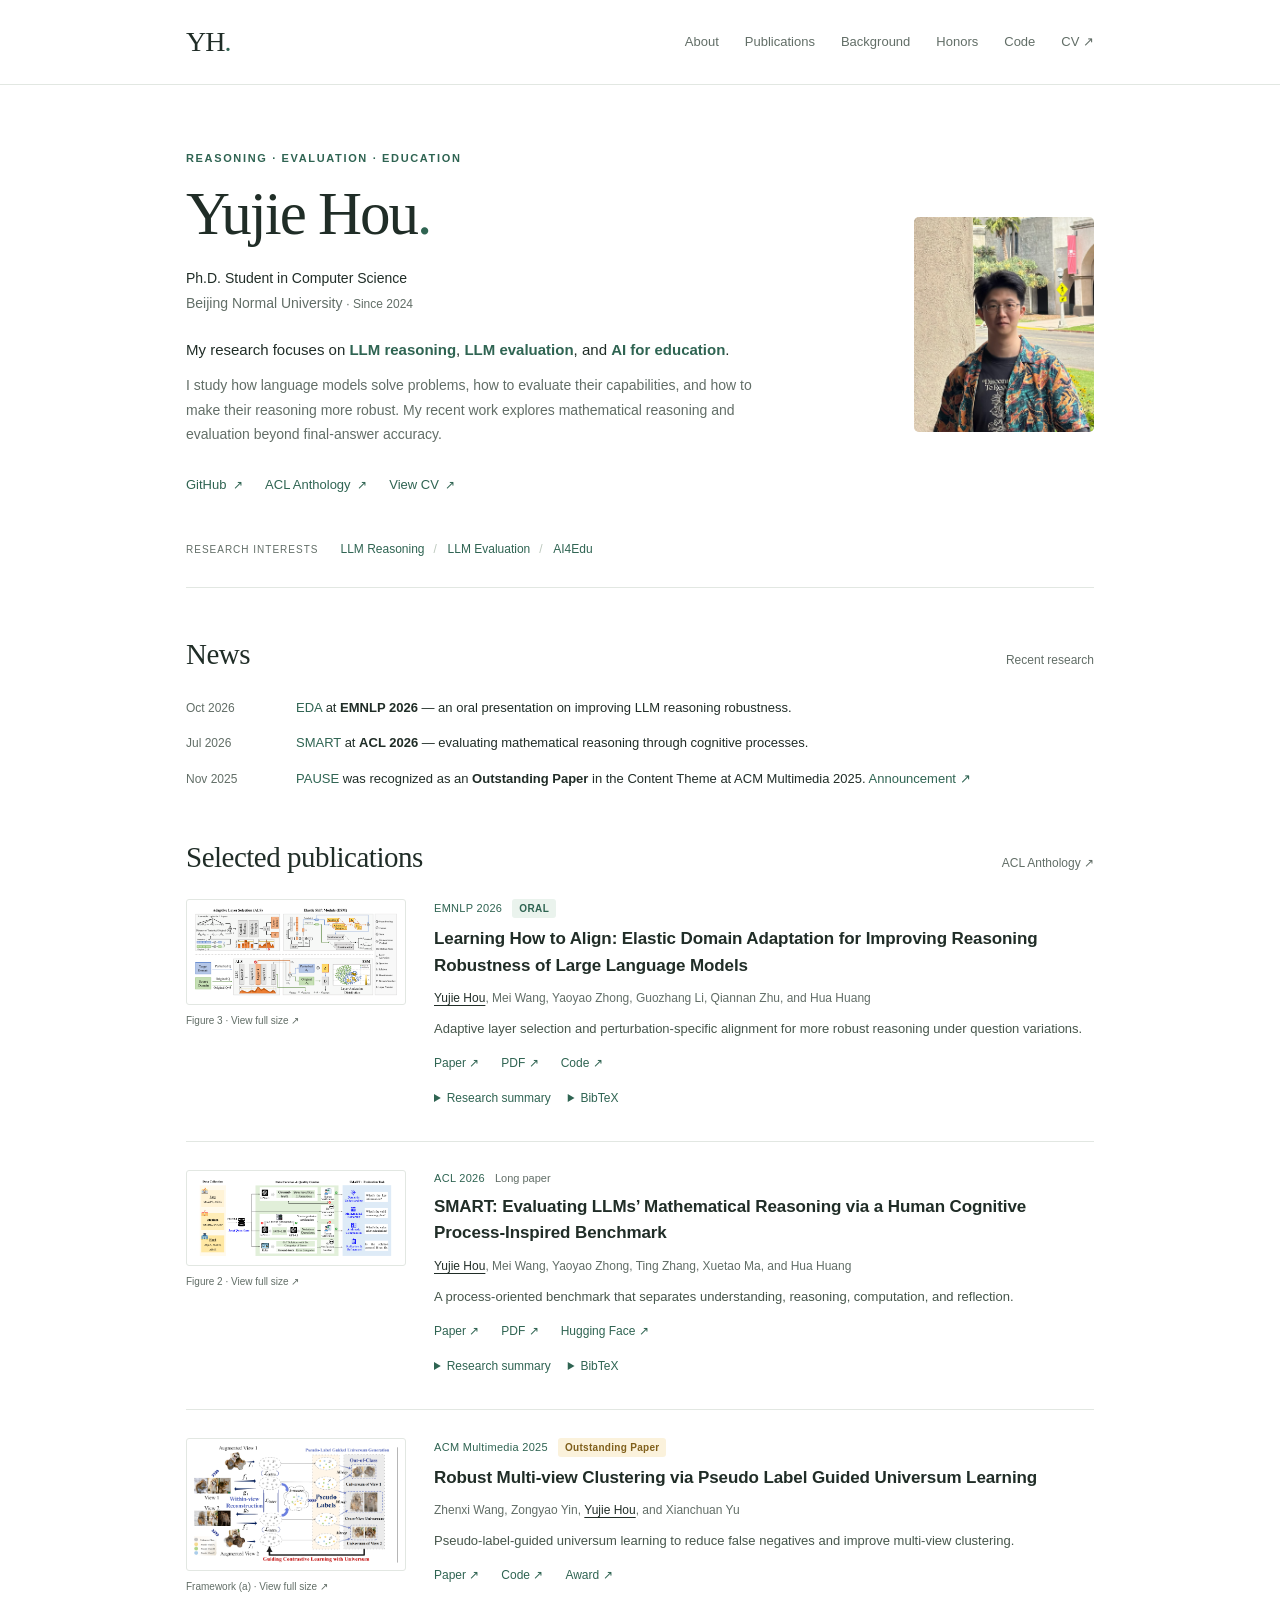
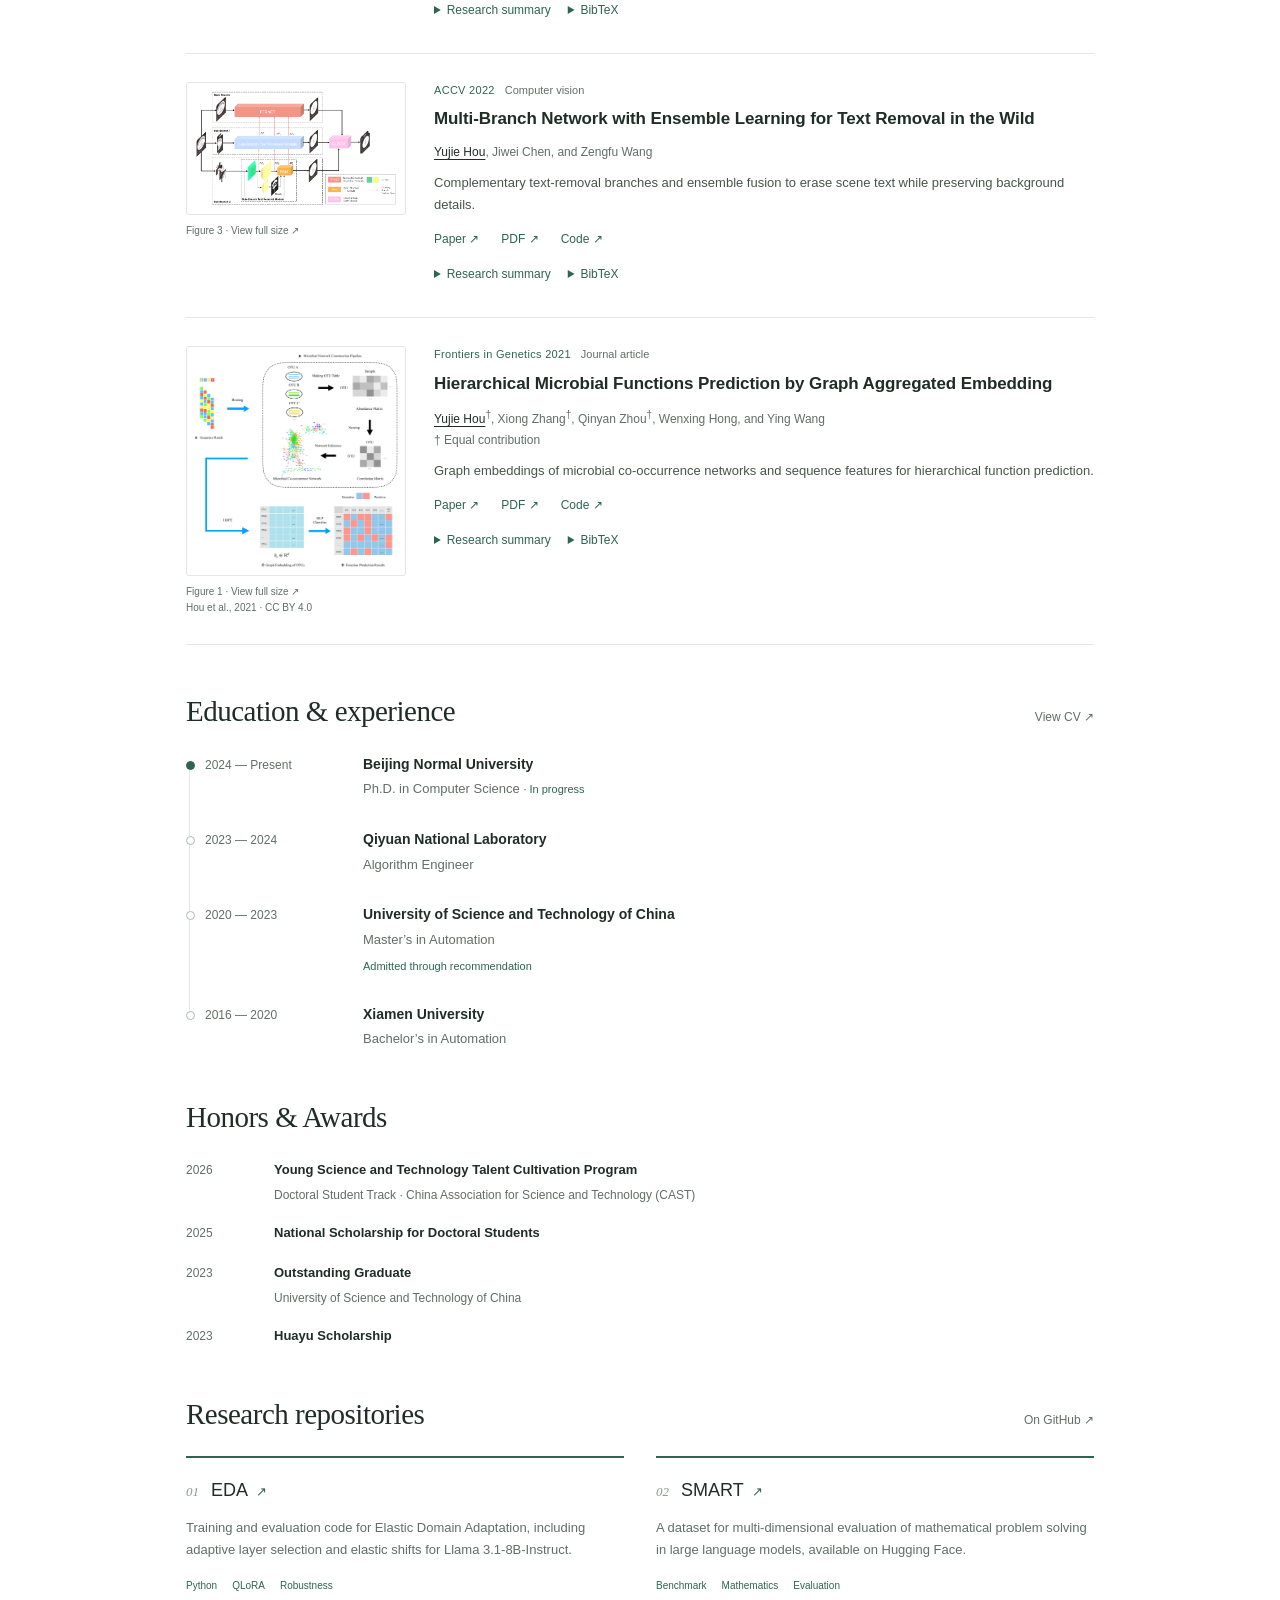
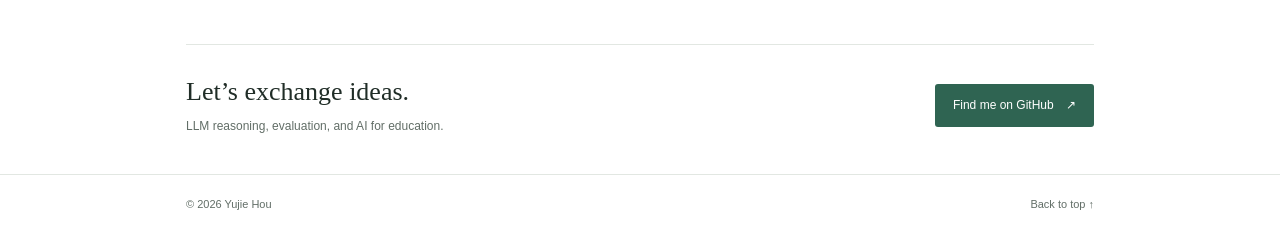
<file: index.html>
<!doctype html>
<html lang="en">
<head>
  <meta charset="utf-8">
  <meta name="viewport" content="width=device-width, initial-scale=1">
  <meta name="color-scheme" content="light">
  <title>Yujie Hou — LLM Reasoning, Evaluation &amp; AI4Edu</title>
  <meta name="description" content="Yujie Hou is a Ph.D. student in Computer Science at Beijing Normal University. Research interests: LLM reasoning, LLM evaluation, and AI for education.">
  <link rel="canonical" href="https://sapphireh.github.io/">
  <meta property="og:type" content="website">
  <meta property="og:title" content="Yujie Hou">
  <meta property="og:description" content="Ph.D. student at Beijing Normal University · LLM Reasoning · LLM Evaluation · AI4Edu">
  <meta property="og:url" content="https://sapphireh.github.io/">
  <meta name="theme-color" content="#ffffff">
  <link rel="icon" href="assets/favicon.svg" type="image/svg+xml">
  <link rel="stylesheet" href="styles.css">
  <script src="script.js" defer></script>
  <script type="application/ld+json">{"@context":"https://schema.org","@type":"Person","name":"Yujie Hou","url":"https://sapphireh.github.io/","sameAs":["https://github.com/sapphireh","https://aclanthology.org/people/yujie-hou/"],"affiliation":{"@type":"CollegeOrUniversity","name":"Beijing Normal University"},"knowsAbout":["LLM Reasoning","LLM Evaluation","AI for Education"]}</script>
</head>
<body>
  <a class="skip-link" href="#main">Skip to content</a>
  <header class="site-header">
    <div class="wrap header-inner">
      <a class="wordmark" href="#about" aria-label="Yujie Hou, home">YH<span>.</span></a>
      <nav aria-label="Main navigation">
        <a href="#about">About</a>
        <a href="#publications">Publications</a>
        <a href="#background">Background</a>
        <a href="#honors">Honors</a>
        <a href="#projects">Code</a>
        <a href="cv.html">CV <span aria-hidden="true">↗</span></a>
      </nav>
    </div>
  </header>

  <main id="main" class="wrap">
    <section id="about" class="hero" aria-labelledby="name">
      <div class="hero-copy">
        <p class="eyebrow">Reasoning · Evaluation · Education</p>
        <h1 id="name">Yujie Hou<span class="name-dot">.</span></h1>
        <p class="affiliation">Ph.D. Student in Computer Science<br><a href="https://www.bnu.edu.cn/" target="_blank" rel="noopener noreferrer">Beijing Normal University</a> <span class="since">· Since 2024</span></p>
        <p class="bio">My research focuses on <strong>LLM reasoning</strong>, <strong>LLM evaluation</strong>, and <strong>AI for education</strong>.</p>
        <p class="bio secondary-bio">I study how language models solve problems, how to evaluate their capabilities, and how to make their reasoning more robust. My recent work explores mathematical reasoning and evaluation beyond final-answer accuracy.</p>
        <div class="socials" aria-label="Profile links">
          <a href="https://github.com/sapphireh" target="_blank" rel="noopener noreferrer">GitHub <span aria-hidden="true">↗</span></a>
          <a href="https://aclanthology.org/people/yujie-hou/" target="_blank" rel="noopener noreferrer">ACL Anthology <span aria-hidden="true">↗</span></a>
          <a href="cv.html">View CV <span aria-hidden="true">↗</span></a>
        </div>
      </div>
      <a class="profile-mark" href="https://github.com/sapphireh" target="_blank" rel="noopener noreferrer" aria-label="Visit Yujie Hou's GitHub profile">
        <img class="profile-photo" src="assets/yujie-hou.jpg" width="3143" height="3433" alt="Portrait of Yujie Hou" fetchpriority="high" decoding="async">
      </a>
    </section>
    <div class="research-interests" aria-label="Research interests"><span class="small-label">RESEARCH INTERESTS</span><ul><li>LLM Reasoning</li><li>LLM Evaluation</li><li>AI4Edu</li></ul></div>

    <section class="content-section news-section" aria-labelledby="news-title">
      <div class="section-heading"><h2 id="news-title">News</h2><span class="section-aside">Recent research</span></div>
      <ul class="news-list">
        <li><time datetime="2026-10">Oct 2026</time><p><a href="https://aclanthology.org/2026.emnlp-main.392/" target="_blank" rel="noopener noreferrer">EDA</a> at <strong>EMNLP 2026</strong> — an oral presentation on improving LLM reasoning robustness.</p></li>
        <li><time datetime="2026-07">Jul 2026</time><p><a href="https://aclanthology.org/2026.acl-long.1638/" target="_blank" rel="noopener noreferrer">SMART</a> at <strong>ACL 2026</strong> — evaluating mathematical reasoning through cognitive processes.</p></li>
        <li><time datetime="2025-11">Nov 2025</time><p><a href="https://dl.acm.org/doi/abs/10.1145/3746027.3755205" target="_blank" rel="noopener noreferrer">PAUSE</a> was recognized as an <strong>Outstanding Paper</strong> in the Content Theme at ACM Multimedia 2025. <a href="https://english.bnu.edu.cn/newsevents/latestnews/2690686fa5924418b75c41fd322a8264.htm" target="_blank" rel="noopener noreferrer">Announcement <span aria-hidden="true">↗</span></a></p></li>
      </ul>
    </section>

    <section id="publications" class="content-section" aria-labelledby="publications-title">
      <div class="section-heading"><h2 id="publications-title">Selected publications</h2><a class="section-aside" href="https://aclanthology.org/people/yujie-hou/" target="_blank" rel="noopener noreferrer">ACL Anthology <span aria-hidden="true">↗</span></a></div>
      <article class="paper" aria-labelledby="eda-title">
        <figure class="paper-figure">
          <a href="assets/papers/eda-figure-3.png" target="_blank" rel="noopener noreferrer" aria-label="View the full-size original EDA figure">
            <img src="assets/papers/eda-figure-3.png" width="1601" height="701" alt="Figure 3 from the EDA paper: Adaptive Layer Selection and the Elastic Shift Module for domain alignment." loading="lazy" decoding="async">
          </a>
          <figcaption>Figure 3 · <a href="assets/papers/eda-figure-3.png" target="_blank" rel="noopener noreferrer">View full size <span aria-hidden="true">↗</span></a></figcaption>
        </figure>
        <div class="paper-body">
          <div class="venue-line"><span>EMNLP 2026</span><span class="oral-badge">Oral</span></div>
          <h3 id="eda-title"><a href="https://aclanthology.org/2026.emnlp-main.392/" target="_blank" rel="noopener noreferrer">Learning How to Align: Elastic Domain Adaptation for Improving Reasoning Robustness of Large Language Models</a></h3>
          <p class="authors"><strong>Yujie Hou</strong>, Mei Wang, Yaoyao Zhong, Guozhang Li, Qiannan Zhu, and Hua Huang</p>
          <p class="paper-summary">Adaptive layer selection and perturbation-specific alignment for more robust reasoning under question variations.</p>
          <div class="paper-links">
            <a href="https://aclanthology.org/2026.emnlp-main.392/" target="_blank" rel="noopener noreferrer">Paper <span aria-hidden="true">↗</span></a>
            <a href="https://aclanthology.org/2026.emnlp-main.392.pdf" target="_blank" rel="noopener noreferrer">PDF <span aria-hidden="true">↗</span></a>
            <a href="https://github.com/sapphireh/EDA" target="_blank" rel="noopener noreferrer">Code <span aria-hidden="true">↗</span></a>
          </div>
          <div class="paper-details">
            <details><summary>Research summary</summary><p>EDA treats reasoning under question perturbations as an unsupervised domain adaptation problem. Adaptive Layer Selection identifies layers for alignment, while the Elastic Shift Module adjusts representations for different perturbation types. The study evaluates six language models across 15 perturbation types.</p></details>
            <details class="citation"><summary>BibTeX</summary><div class="citation-content"><button type="button" class="copy-citation" aria-label="Copy EDA BibTeX citation">Copy citation</button><pre><code>@inproceedings{hou-etal-2026-learning,
  title = {Learning How to Align: Elastic Domain Adaptation for Improving Reasoning Robustness of Large Language Models},
  author = {Hou, Yujie and Wang, Mei and Zhong, Yaoyao and Li, Guozhang and Zhu, Qiannan and Huang, Hua},
  booktitle = {Proceedings of the 2026 Conference on Empirical Methods in Natural Language Processing},
  year = {2026},
  month = oct,
  address = {Budapest, Hungary},
  publisher = {Association for Computational Linguistics},
  pages = {8995--9018},
  url = {https://aclanthology.org/2026.emnlp-main.392/}
}</code></pre></div></details>
          </div>
        </div>
      </article>
      <article class="paper" aria-labelledby="smart-title">
        <figure class="paper-figure">
          <a href="assets/papers/smart-figure-2.png" target="_blank" rel="noopener noreferrer" aria-label="View the full-size original SMART figure">
            <img src="assets/papers/smart-figure-2.png" width="1601" height="634" alt="Figure 2 from the SMART paper: data collection, curation and quality control, and four evaluation tasks." loading="lazy" decoding="async">
          </a>
          <figcaption>Figure 2 · <a href="assets/papers/smart-figure-2.png" target="_blank" rel="noopener noreferrer">View full size <span aria-hidden="true">↗</span></a></figcaption>
        </figure>
        <div class="paper-body">
          <div class="venue-line"><span>ACL 2026</span><span class="venue-note">Long paper</span></div>
          <h3 id="smart-title"><a href="https://aclanthology.org/2026.acl-long.1638/" target="_blank" rel="noopener noreferrer">SMART: Evaluating LLMs’ Mathematical Reasoning via a Human Cognitive Process-Inspired Benchmark</a></h3>
          <p class="authors"><strong>Yujie Hou</strong>, Mei Wang, Yaoyao Zhong, Ting Zhang, Xuetao Ma, and Hua Huang</p>
          <p class="paper-summary">A process-oriented benchmark that separates understanding, reasoning, computation, and reflection.</p>
          <div class="paper-links">
            <a href="https://aclanthology.org/2026.acl-long.1638/" target="_blank" rel="noopener noreferrer">Paper <span aria-hidden="true">↗</span></a>
            <a href="https://aclanthology.org/2026.acl-long.1638.pdf" target="_blank" rel="noopener noreferrer">PDF <span aria-hidden="true">↗</span></a>
            <a href="https://huggingface.co/datasets/ewdfd/SMART" target="_blank" rel="noopener noreferrer">Hugging Face <span aria-hidden="true">↗</span></a>
          </div>
          <div class="paper-details">
            <details><summary>Research summary</summary><p>Inspired by Pólya’s problem-solving theory, SMART evaluates semantic understanding, mathematical reasoning, arithmetic computation, and reflection and refinement separately. Evaluations of 22 language models reveal uneven capabilities across these dimensions. The All-Pass Score summarizes performance across the full problem-solving process.</p></details>
            <details class="citation"><summary>BibTeX</summary><div class="citation-content"><button type="button" class="copy-citation" aria-label="Copy SMART BibTeX citation">Copy citation</button><pre><code>@inproceedings{hou-etal-2026-smart,
  title = {SMART: Evaluating LLMs' Mathematical Reasoning via a Human Cognitive Process-Inspired Benchmark},
  author = {Hou, Yujie and Wang, Mei and Zhong, Yaoyao and Zhang, Ting and Ma, Xuetao and Huang, Hua},
  booktitle = {Proceedings of the 64th Annual Meeting of the Association for Computational Linguistics (Volume 1: Long Papers)},
  year = {2026},
  month = jul,
  address = {San Diego, California, United States},
  publisher = {Association for Computational Linguistics},
  pages = {35426--35452},
  doi = {10.18653/v1/2026.acl-long.1638},
  url = {https://aclanthology.org/2026.acl-long.1638/}
}</code></pre></div></details>
          </div>
        </div>
      </article>
      <article class="paper" aria-labelledby="pause-title">
        <figure class="paper-figure">
          <a href="assets/papers/pause-framework.png" target="_blank" rel="noopener noreferrer" aria-label="View the full-size original PAUSE figure">
            <img src="assets/papers/pause-framework.png" width="2361" height="1364" alt="Original PAUSE framework, panel (a): pseudo-label-guided universum generation and contrastive learning." loading="lazy" decoding="async">
          </a>
          <figcaption>Framework (a) · <a href="assets/papers/pause-framework.png" target="_blank" rel="noopener noreferrer">View full size <span aria-hidden="true">↗</span></a></figcaption>
        </figure>
        <div class="paper-body">
          <div class="venue-line"><span>ACM Multimedia 2025</span><span class="award-badge">Outstanding Paper</span></div>
          <h3 id="pause-title"><a href="https://dl.acm.org/doi/abs/10.1145/3746027.3755205" target="_blank" rel="noopener noreferrer">Robust Multi-view Clustering via Pseudo Label Guided Universum Learning</a></h3>
          <p class="authors">Zhenxi Wang, Zongyao Yin, <strong>Yujie Hou</strong>, and Xianchuan Yu</p>
          <p class="paper-summary">Pseudo-label-guided universum learning to reduce false negatives and improve multi-view clustering.</p>
          <div class="paper-links">
            <a href="https://dl.acm.org/doi/abs/10.1145/3746027.3755205" target="_blank" rel="noopener noreferrer">Paper <span aria-hidden="true">↗</span></a>
            <a href="https://github.com/xixi-555/PAUSE_main_code" target="_blank" rel="noopener noreferrer">Code <span aria-hidden="true">↗</span></a>
            <a href="https://english.bnu.edu.cn/newsevents/latestnews/2690686fa5924418b75c41fd322a8264.htm" target="_blank" rel="noopener noreferrer">Award <span aria-hidden="true">↗</span></a>
          </div>
          <div class="paper-details">
            <details><summary>Research summary</summary><p>PAUSE first learns pseudo labels through dual contrastive learning, then uses them to mix samples with out-of-class centroids. These universum samples help separate clusters while preserving cohesion within each class. The paper received Outstanding Paper recognition in the Content Theme at ACM Multimedia 2025.</p></details>
            <details class="citation"><summary>BibTeX</summary><div class="citation-content"><button type="button" class="copy-citation" aria-label="Copy PAUSE BibTeX citation">Copy citation</button><pre><code>@inproceedings{wang-etal-2025-pause,
  title = {Robust Multi-view Clustering via Pseudo Label Guided Universum Learning},
  author = {Wang, Zhenxi and Yin, Zongyao and Hou, Yujie and Yu, Xianchuan},
  booktitle = {Proceedings of the 33rd ACM International Conference on Multimedia},
  year = {2025},
  month = oct,
  address = {Dublin, Ireland},
  publisher = {Association for Computing Machinery},
  pages = {1480--1489},
  doi = {10.1145/3746027.3755205},
  url = {https://doi.org/10.1145/3746027.3755205}
}</code></pre></div></details>
          </div>
        </div>
      </article>
      <article class="paper" aria-labelledby="mbe-title">
        <figure class="paper-figure">
          <a href="assets/papers/mbe-figure-3.png" target="_blank" rel="noopener noreferrer" aria-label="View the full-size original MBE figure">
            <img src="assets/papers/mbe-figure-3.png" width="1601" height="917" alt="Figure 3 from the MBE paper: the main branch, two sub-branches, and ensemble fusion for text removal." loading="lazy" decoding="async">
          </a>
          <figcaption>Figure 3 · <a href="assets/papers/mbe-figure-3.png" target="_blank" rel="noopener noreferrer">View full size <span aria-hidden="true">↗</span></a></figcaption>
        </figure>
        <div class="paper-body">
          <div class="venue-line"><span>ACCV 2022</span><span class="venue-note">Computer vision</span></div>
          <h3 id="mbe-title"><a href="https://openaccess.thecvf.com/content/ACCV2022/html/Hou_Multi-Branch_Network_with_Ensemble_Learning_for_Text_Removal_in_the_ACCV_2022_paper.html" target="_blank" rel="noopener noreferrer">Multi-Branch Network with Ensemble Learning for Text Removal in the Wild</a></h3>
          <p class="authors"><strong>Yujie Hou</strong>, Jiwei Chen, and Zengfu Wang</p>
          <p class="paper-summary">Complementary text-removal branches and ensemble fusion to erase scene text while preserving background details.</p>
          <div class="paper-links">
            <a href="https://openaccess.thecvf.com/content/ACCV2022/html/Hou_Multi-Branch_Network_with_Ensemble_Learning_for_Text_Removal_in_the_ACCV_2022_paper.html" target="_blank" rel="noopener noreferrer">Paper <span aria-hidden="true">↗</span></a>
            <a href="https://openaccess.thecvf.com/content/ACCV2022/papers/Hou_Multi-Branch_Network_with_Ensemble_Learning_for_Text_Removal_in_the_ACCV_2022_paper.pdf" target="_blank" rel="noopener noreferrer">PDF <span aria-hidden="true">↗</span></a>
            <a href="https://github.com/sapphireh/MBE_Multi-Branch-Network-with-Ensemble-Learning-for-Text-Removal-in-the-Wild" target="_blank" rel="noopener noreferrer">Code <span aria-hidden="true">↗</span></a>
          </div>
          <div class="paper-details">
            <details><summary>Research summary</summary><p>MBE combines a main branch for high-resolution background texture with two sub-branches for multi-scale semantic features. Feature-level and image-level fusion integrate their complementary outputs, while patch attention helps localize text regions.</p></details>
            <details class="citation"><summary>BibTeX</summary><div class="citation-content"><button type="button" class="copy-citation" aria-label="Copy MBE BibTeX citation">Copy citation</button><pre><code>@inproceedings{Hou_2022_ACCV,
  title = {Multi-Branch Network with Ensemble Learning for Text Removal in the Wild},
  author = {Hou, Yujie and Chen, Jiwei and Wang, Zengfu},
  booktitle = {Proceedings of the Asian Conference on Computer Vision (ACCV)},
  year = {2022},
  month = dec,
  pages = {1333--1349},
  url = {https://openaccess.thecvf.com/content/ACCV2022/html/Hou_Multi-Branch_Network_with_Ensemble_Learning_for_Text_Removal_in_the_ACCV_2022_paper.html}
}</code></pre></div></details>
          </div>
        </div>
      </article>
      <article class="paper" aria-labelledby="hope-title">
        <figure class="paper-figure">
          <a href="assets/papers/hope-figure-1.webp" target="_blank" rel="noopener noreferrer" aria-label="View the full-size original HOPE figure">
            <img src="assets/papers/hope-figure-1.webp" width="2008" height="2105" alt="Figure 1 from the HOPE paper: microbial network construction, graph embedding, and function prediction from sequence reads." loading="lazy" decoding="async">
          </a>
          <figcaption>Figure 1 · <a href="assets/papers/hope-figure-1.webp" target="_blank" rel="noopener noreferrer">View full size <span aria-hidden="true">↗</span></a><br><a href="https://www.frontiersin.org/journals/genetics/articles/10.3389/fgene.2020.608512/full" target="_blank" rel="noopener noreferrer">Hou et al., 2021</a> · <a href="https://creativecommons.org/licenses/by/4.0/" target="_blank" rel="noopener noreferrer">CC BY 4.0</a></figcaption>
        </figure>
        <div class="paper-body">
          <div class="venue-line"><span>Frontiers in Genetics 2021</span><span class="venue-note">Journal article</span></div>
          <h3 id="hope-title"><a href="https://www.frontiersin.org/journals/genetics/articles/10.3389/fgene.2020.608512/full" target="_blank" rel="noopener noreferrer">Hierarchical Microbial Functions Prediction by Graph Aggregated Embedding</a></h3>
          <p class="authors"><strong>Yujie Hou</strong><sup>†</sup>, Xiong Zhang<sup>†</sup>, Qinyan Zhou<sup>†</sup>, Wenxing Hong, and Ying Wang<br>† Equal contribution</p>
          <p class="paper-summary">Graph embeddings of microbial co-occurrence networks and sequence features for hierarchical function prediction.</p>
          <div class="paper-links">
            <a href="https://www.frontiersin.org/journals/genetics/articles/10.3389/fgene.2020.608512/full" target="_blank" rel="noopener noreferrer">Paper <span aria-hidden="true">↗</span></a>
            <a href="https://www.frontiersin.org/journals/genetics/articles/10.3389/fgene.2020.608512/pdf" target="_blank" rel="noopener noreferrer">PDF <span aria-hidden="true">↗</span></a>
            <a href="https://github.com/adrift00/HOPE" target="_blank" rel="noopener noreferrer">Code <span aria-hidden="true">↗</span></a>
          </div>
          <div class="paper-details">
            <details><summary>Research summary</summary><p>HOPE combines 16S rRNA sequence features with microbial co-occurrence network structure to predict KEGG Orthology functions. Hierarchical multitask learning handles imbalanced function labels. The study evaluates the framework on abalone, human, and shrimp gut microbial datasets.</p></details>
            <details class="citation"><summary>BibTeX</summary><div class="citation-content"><button type="button" class="copy-citation" aria-label="Copy HOPE BibTeX citation">Copy citation</button><pre><code>@article{hou-etal-2021-hope,
  title = {Hierarchical Microbial Functions Prediction by Graph Aggregated Embedding},
  author = {Hou, Yujie and Zhang, Xiong and Zhou, Qinyan and Hong, Wenxing and Wang, Ying},
  journal = {Frontiers in Genetics},
  volume = {11},
  pages = {608512},
  year = {2021},
  month = jan,
  doi = {10.3389/fgene.2020.608512},
  url = {https://www.frontiersin.org/journals/genetics/articles/10.3389/fgene.2020.608512/full}
}</code></pre></div></details>
          </div>
        </div>
      </article>
    </section>

    <section id="background" class="content-section" aria-labelledby="background-title">
      <div class="section-heading"><h2 id="background-title">Education &amp; experience</h2><a href="cv.html" class="section-aside">View CV <span aria-hidden="true">↗</span></a></div>
      <ol class="timeline">
        <li class="current"><span class="timeline-date">2024 — Present</span><div><h3>Beijing Normal University</h3><p>Ph.D. in Computer Science <span class="inline-note">· In progress</span></p></div></li>
        <li><span class="timeline-date">2023 — 2024</span><div><h3>Qiyuan National Laboratory</h3><p>Algorithm Engineer</p></div></li>
        <li><span class="timeline-date">2020 — 2023</span><div><h3>University of Science and Technology of China</h3><p>Master’s in Automation</p><p class="timeline-note">Admitted through recommendation</p></div></li>
        <li><span class="timeline-date">2016 — 2020</span><div><h3>Xiamen University</h3><p>Bachelor’s in Automation</p></div></li>
      </ol>
    </section>

    <section id="honors" class="content-section" aria-labelledby="honors-title">
      <div class="section-heading"><h2 id="honors-title">Honors &amp; Awards</h2></div>
      <ul class="news-list honors-list">
        <li><time datetime="2026">2026</time><div><p><strong>Young Science and Technology Talent Cultivation Program</strong></p><p class="honor-detail">Doctoral Student Track · China Association for Science and Technology (CAST)</p></div></li>
        <li><time datetime="2025">2025</time><p><strong>National Scholarship for Doctoral Students</strong></p></li>
        <li><time datetime="2023">2023</time><div><p><strong>Outstanding Graduate</strong></p><p class="honor-detail">University of Science and Technology of China</p></div></li>
        <li><time datetime="2023">2023</time><p><strong>Huayu Scholarship</strong></p></li>
      </ul>
    </section>

    <section id="projects" class="content-section" aria-labelledby="projects-title">
      <div class="section-heading"><h2 id="projects-title">Research repositories</h2><a class="section-aside" href="https://github.com/sapphireh?tab=repositories" target="_blank" rel="noopener noreferrer">On GitHub <span aria-hidden="true">↗</span></a></div>
      <div class="projects-grid">
        <article class="project"><div class="project-heading"><span class="project-index">01</span><h3><a href="https://github.com/sapphireh/EDA" target="_blank" rel="noopener noreferrer">EDA <span aria-hidden="true">↗</span></a></h3></div><p>Training and evaluation code for Elastic Domain Adaptation, including adaptive layer selection and elastic shifts for Llama 3.1-8B-Instruct.</p><div class="project-tags"><span>Python</span><span>QLoRA</span><span>Robustness</span></div></article>
        <article class="project"><div class="project-heading"><span class="project-index">02</span><h3><a href="https://huggingface.co/datasets/ewdfd/SMART" target="_blank" rel="noopener noreferrer">SMART <span aria-hidden="true">↗</span></a></h3></div><p>A dataset for multi-dimensional evaluation of mathematical problem solving in large language models, available on Hugging Face.</p><div class="project-tags"><span>Benchmark</span><span>Mathematics</span><span>Evaluation</span></div></article>
      </div>
    </section>

    <section class="contact" aria-labelledby="contact-title"><div><h2 id="contact-title">Let’s exchange ideas.</h2><p>LLM reasoning, evaluation, and AI for education.</p></div><a class="contact-button" href="https://github.com/sapphireh" target="_blank" rel="noopener noreferrer">Find me on GitHub <span aria-hidden="true">↗</span></a></section>
  </main>
  <footer class="site-footer"><div class="wrap footer-inner"><span>© <span id="copyright-year">2026</span> Yujie Hou</span><a href="#about">Back to top <span aria-hidden="true">↑</span></a></div></footer>
  <div id="copy-status" class="sr-only" role="status" aria-live="polite"></div>
</body>
</html>
</file>
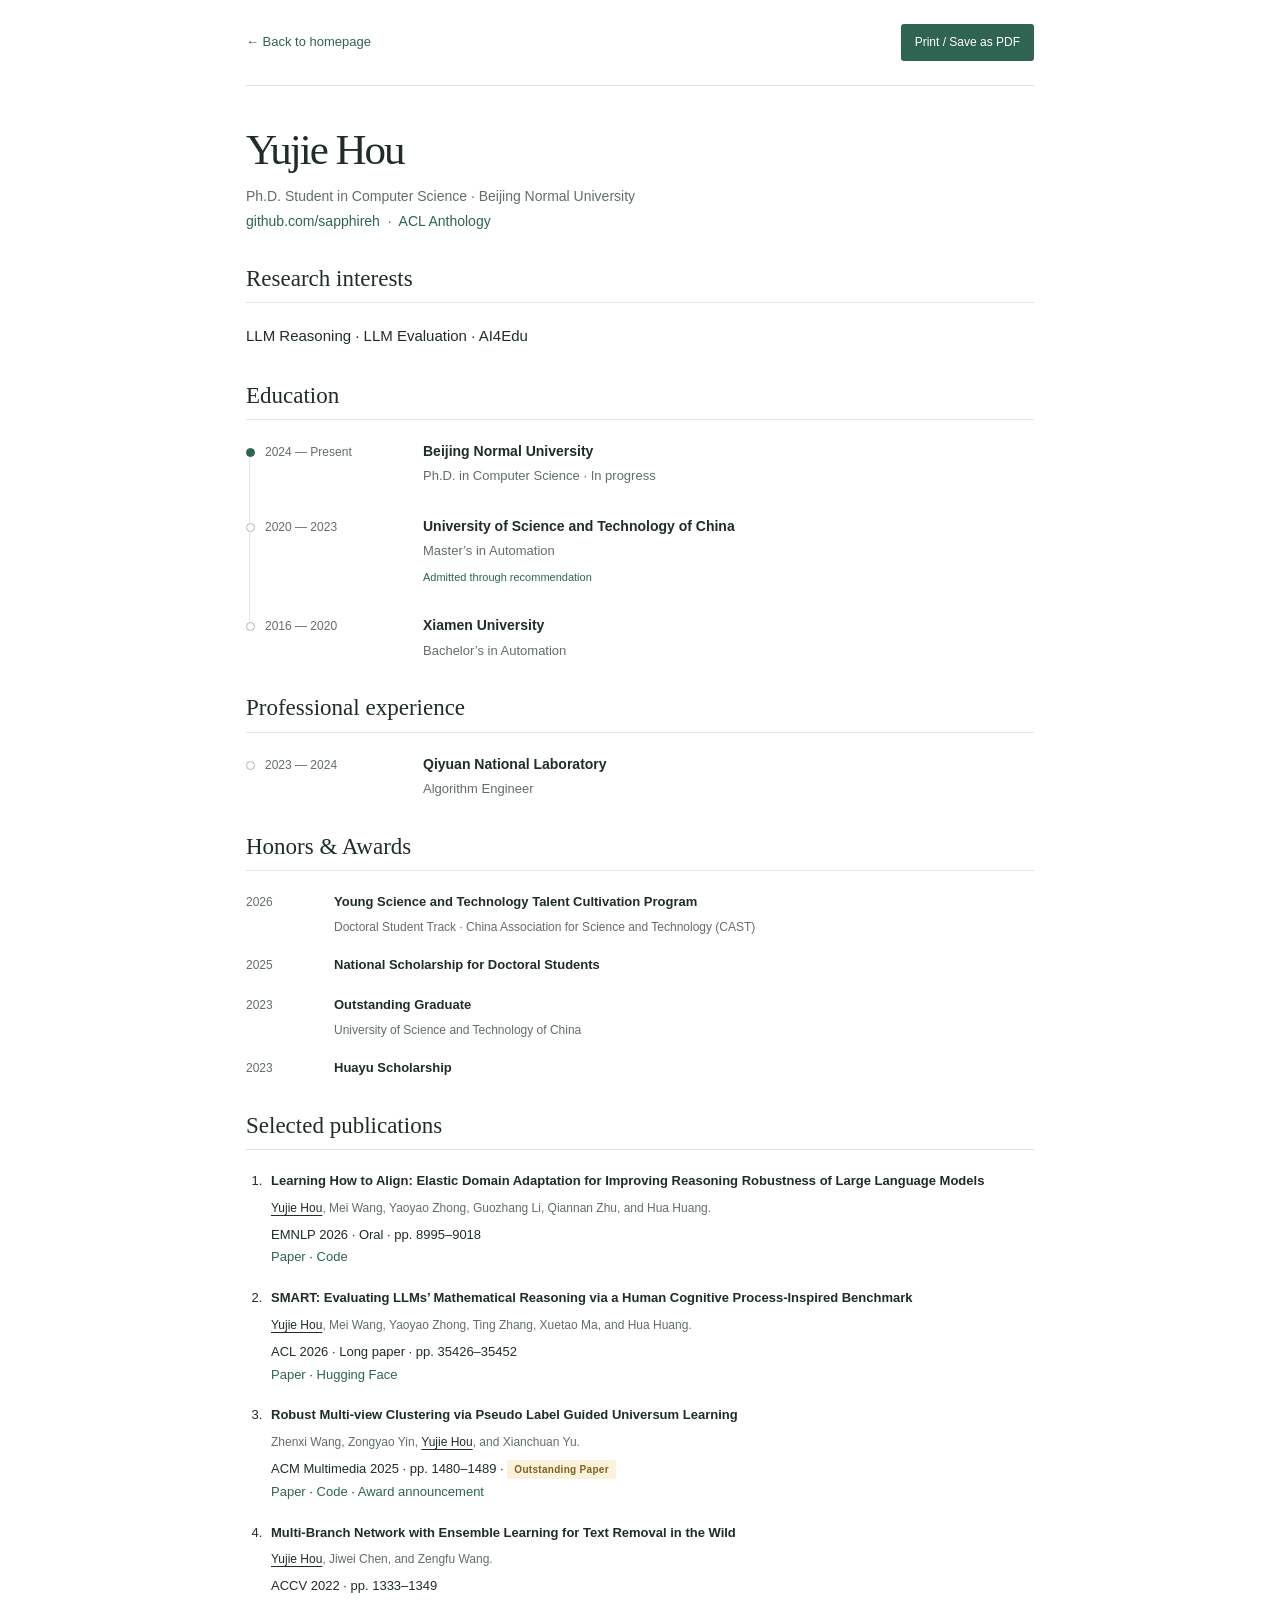
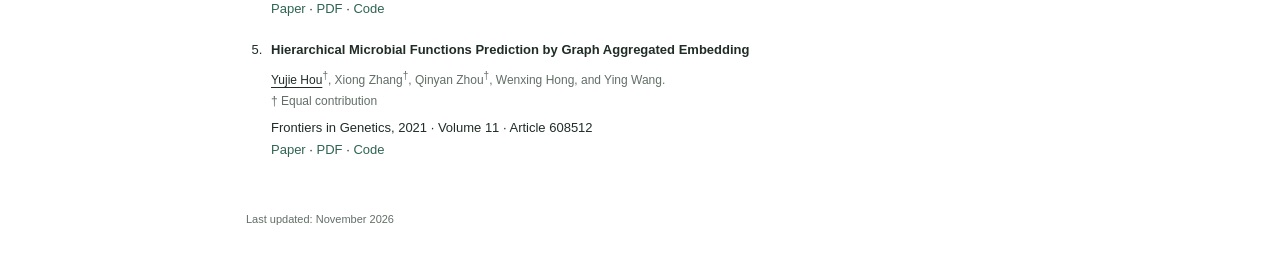
<file: cv.html>
<!doctype html>
<html lang="en">
<head>
  <meta charset="utf-8"><meta name="viewport" content="width=device-width, initial-scale=1"><meta name="color-scheme" content="light">
  <title>Curriculum Vitae — Yujie Hou</title>
  <meta name="description" content="Yujie Hou: education, professional experience, research interests, honors and awards, and selected publications.">
  <link rel="canonical" href="https://sapphireh.github.io/cv.html"><link rel="icon" href="assets/favicon.svg" type="image/svg+xml"><link rel="stylesheet" href="styles.css"><script src="script.js" defer></script>
</head>
<body>
  <main class="wrap cv-page">
    <div class="cv-toolbar"><a href="index.html">← Back to homepage</a><button id="print-cv" class="print-button" type="button">Print / Save as PDF</button></div>
    <header class="cv-heading"><h1>Yujie Hou</h1><p>Ph.D. Student in Computer Science · Beijing Normal University</p><p><a href="https://github.com/sapphireh">github.com/sapphireh</a> &nbsp;·&nbsp; <a href="https://aclanthology.org/people/yujie-hou/">ACL Anthology</a></p></header>
    <section class="cv-section"><h2>Research interests</h2><p>LLM Reasoning · LLM Evaluation · AI4Edu</p></section>
    <section class="cv-section"><h2>Education</h2><ol class="timeline">
      <li class="current"><span class="timeline-date">2024 — Present</span><div><h3>Beijing Normal University</h3><p>Ph.D. in Computer Science · In progress</p></div></li>
      <li><span class="timeline-date">2020 — 2023</span><div><h3>University of Science and Technology of China</h3><p>Master’s in Automation</p><p class="timeline-note">Admitted through recommendation</p></div></li>
      <li><span class="timeline-date">2016 — 2020</span><div><h3>Xiamen University</h3><p>Bachelor’s in Automation</p></div></li>
    </ol></section>
    <section class="cv-section"><h2>Professional experience</h2><ol class="timeline"><li><span class="timeline-date">2023 — 2024</span><div><h3>Qiyuan National Laboratory</h3><p>Algorithm Engineer</p></div></li></ol></section>
    <section id="honors" class="cv-section" aria-labelledby="honors-title"><h2 id="honors-title">Honors &amp; Awards</h2><ul class="news-list honors-list">
      <li><time datetime="2026">2026</time><div><p><strong>Young Science and Technology Talent Cultivation Program</strong></p><p class="honor-detail">Doctoral Student Track · China Association for Science and Technology (CAST)</p></div></li>
      <li><time datetime="2025">2025</time><p><strong>National Scholarship for Doctoral Students</strong></p></li>
      <li><time datetime="2023">2023</time><div><p><strong>Outstanding Graduate</strong></p><p class="honor-detail">University of Science and Technology of China</p></div></li>
      <li><time datetime="2023">2023</time><p><strong>Huayu Scholarship</strong></p></li>
    </ul></section>
    <section class="cv-section"><h2>Selected publications</h2><ol class="cv-publications">
      <li><strong>Learning How to Align: Elastic Domain Adaptation for Improving Reasoning Robustness of Large Language Models</strong><p class="authors"><strong>Yujie Hou</strong>, Mei Wang, Yaoyao Zhong, Guozhang Li, Qiannan Zhu, and Hua Huang.</p><p>EMNLP 2026 · Oral · pp. 8995–9018</p><p><a href="https://aclanthology.org/2026.emnlp-main.392/">Paper</a> · <a href="https://github.com/sapphireh/EDA">Code</a></p></li>
      <li><strong>SMART: Evaluating LLMs’ Mathematical Reasoning via a Human Cognitive Process-Inspired Benchmark</strong><p class="authors"><strong>Yujie Hou</strong>, Mei Wang, Yaoyao Zhong, Ting Zhang, Xuetao Ma, and Hua Huang.</p><p>ACL 2026 · Long paper · pp. 35426–35452</p><p><a href="https://aclanthology.org/2026.acl-long.1638/">Paper</a> · <a href="https://huggingface.co/datasets/ewdfd/SMART">Hugging Face</a></p></li>
      <li><strong>Robust Multi-view Clustering via Pseudo Label Guided Universum Learning</strong><p class="authors">Zhenxi Wang, Zongyao Yin, <strong>Yujie Hou</strong>, and Xianchuan Yu.</p><p>ACM Multimedia 2025 · pp. 1480–1489 · <span class="award-badge">Outstanding Paper</span></p><p><a href="https://dl.acm.org/doi/abs/10.1145/3746027.3755205">Paper</a> · <a href="https://github.com/xixi-555/PAUSE_main_code">Code</a> · <a href="https://english.bnu.edu.cn/newsevents/latestnews/2690686fa5924418b75c41fd322a8264.htm">Award announcement</a></p></li>
      <li><strong>Multi-Branch Network with Ensemble Learning for Text Removal in the Wild</strong><p class="authors"><strong>Yujie Hou</strong>, Jiwei Chen, and Zengfu Wang.</p><p>ACCV 2022 · pp. 1333–1349</p><p><a href="https://openaccess.thecvf.com/content/ACCV2022/html/Hou_Multi-Branch_Network_with_Ensemble_Learning_for_Text_Removal_in_the_ACCV_2022_paper.html">Paper</a> · <a href="https://openaccess.thecvf.com/content/ACCV2022/papers/Hou_Multi-Branch_Network_with_Ensemble_Learning_for_Text_Removal_in_the_ACCV_2022_paper.pdf">PDF</a> · <a href="https://github.com/sapphireh/MBE_Multi-Branch-Network-with-Ensemble-Learning-for-Text-Removal-in-the-Wild">Code</a></p></li>
      <li><strong>Hierarchical Microbial Functions Prediction by Graph Aggregated Embedding</strong><p class="authors"><strong>Yujie Hou</strong><sup>†</sup>, Xiong Zhang<sup>†</sup>, Qinyan Zhou<sup>†</sup>, Wenxing Hong, and Ying Wang.<br>† Equal contribution</p><p>Frontiers in Genetics, 2021 · Volume 11 · Article 608512</p><p><a href="https://www.frontiersin.org/journals/genetics/articles/10.3389/fgene.2020.608512/full">Paper</a> · <a href="https://www.frontiersin.org/journals/genetics/articles/10.3389/fgene.2020.608512/pdf">PDF</a> · <a href="https://github.com/adrift00/HOPE">Code</a></p></li>
    </ol></section>
    <footer class="cv-footer">Last updated: November 2026</footer>
  </main>
</body>
</html>
</file>
<file: styles.css>
:root{color-scheme:only light;--bg:#fff;--ink:#202d27;--muted:#626e67;--accent:#2f6452;--soft:#f3f6f2;--line:#e2e7e2;--image:#e8eee4}
*{box-sizing:border-box}
html{scroll-behavior:smooth;scroll-padding-top:28px}
body{margin:0;background:var(--bg);color:var(--ink);font:15px/1.75 -apple-system,BlinkMacSystemFont,"Segoe UI",Arial,sans-serif;-webkit-font-smoothing:antialiased}
h1,h2,h3,p{margin:0}a{color:var(--accent);text-decoration:none}a:hover{text-decoration:underline;text-underline-offset:4px}button{font:inherit;cursor:pointer}a,button,summary{-webkit-tap-highlight-color:transparent}:focus-visible{outline:2px solid var(--accent);outline-offset:5px;border-radius:2px}
.wrap{width:100%;max-width:1020px;padding:0 56px;margin:0 auto}.site-header{border-bottom:1px solid var(--line)}.header-inner{min-height:84px;display:flex;align-items:center;gap:30px;justify-content:space-between}.wordmark{font:28px/1.2 Georgia,serif;letter-spacing:-1px;color:var(--ink)}.wordmark span{color:var(--accent)}nav{display:flex;align-items:center;flex-wrap:wrap;gap:26px}nav a{font-size:13px;color:var(--muted);padding:10px 0}nav a:hover,nav a[aria-current="location"]{color:var(--accent)}
.hero{display:grid;grid-template-columns:minmax(0,1fr) 180px;gap:62px;align-items:center;padding:64px 0 38px}.eyebrow{font-size:11px;font-weight:600;letter-spacing:1.65px;text-transform:uppercase;color:var(--accent)}h1{font:400 61px/1.12 Georgia,"Times New Roman",serif;letter-spacing:-2px;margin:12px 0 17px}.name-dot{color:var(--accent)}.affiliation{font-size:14px;line-height:1.8}.affiliation>a{color:var(--muted)}.since{font-size:12px;color:var(--muted);white-space:nowrap}.bio{margin-top:21px;max-width:590px}.bio strong{font-weight:600;color:var(--accent)}.secondary-bio{margin-top:10px;font-size:14px;color:var(--muted)}.socials{display:flex;gap:22px;flex-wrap:wrap;margin-top:24px;font-size:13px}.socials a{padding:3px 0}.socials span{font-size:12px;margin-left:3px}
.profile-mark{width:180px;height:215px;background:var(--image);position:relative;overflow:hidden;border-radius:5px;display:block}.profile-mark:hover{text-decoration:none}.profile-photo{display:block;width:100%;height:100%;object-fit:cover;object-position:50% 50%;transform:scale(1.85);transform-origin:50% 32%}
.research-interests{display:flex;gap:22px;align-items:baseline;flex-wrap:wrap;padding:2px 0 27px;border-bottom:1px solid var(--line)}.small-label{font-size:10px;font-weight:500;letter-spacing:1px;color:var(--muted)}.research-interests ul{display:flex;gap:23px;list-style:none;padding:0;margin:0;flex-wrap:wrap;font-size:12px;color:var(--accent)}.research-interests li+li{position:relative}.research-interests li+li:before{content:"/";color:#bdc9be;position:absolute;left:-14px}
.content-section{margin-top:48px}.section-heading{display:flex;justify-content:space-between;align-items:baseline;gap:18px;margin-bottom:24px}.section-heading h2{font:400 29px/1.25 Georgia,"Times New Roman",serif;letter-spacing:-.5px}.section-aside{font-size:12px;color:var(--muted);white-space:nowrap}.section-aside:hover{color:var(--accent)}.news-list{list-style:none;padding:0;margin:0;display:grid;gap:13px}.news-list li{display:grid;grid-template-columns:87px 1fr;gap:23px;font-size:13px}.news-list time{font-size:12px;color:var(--muted);padding-top:1px;white-space:nowrap;font-variant-numeric:tabular-nums}.news-list strong{font-weight:600}
.paper{display:grid;grid-template-columns:220px minmax(0,1fr);gap:28px;padding:28px 0;border-bottom:1px solid var(--line)}.paper:first-of-type{padding-top:0}.paper-body{min-width:0}.paper h3{font-size:17px;line-height:1.55;font-weight:600;margin-top:8px;letter-spacing:-.1px}.paper h3 a{color:var(--ink)}.paper h3 a:hover{color:var(--accent)}.venue-line{display:flex;flex-wrap:wrap;gap:10px;align-items:center;font-size:11px;line-height:1.5;color:var(--accent);letter-spacing:.3px}.oral-badge{padding:2px 7px;background:#eaf3ed;border-radius:3px;font-size:10px;font-weight:600;letter-spacing:.4px;text-transform:uppercase}.venue-note{color:var(--muted);letter-spacing:0}.authors{font-size:12px;color:var(--muted);margin-top:9px}.authors strong{font-weight:500;color:var(--ink);text-decoration:underline;text-underline-offset:3px}.paper-summary{font-size:13px;margin-top:9px;color:#46564b}.paper-links{display:flex;gap:22px;flex-wrap:wrap;margin-top:12px;font-size:12px}.paper-details{display:flex;gap:17px;align-items:flex-start;flex-wrap:wrap;margin-top:10px}.paper-details details{font-size:12px;min-width:0}.paper-details details[open]{width:100%;order:1}.paper-details summary{color:var(--accent);cursor:pointer;list-style-position:inside;padding:4px 0;width:fit-content}.paper-details details>p{background:var(--soft);border-left:2px solid var(--accent);padding:14px 17px;margin-top:7px;font-size:13px;line-height:1.8}.citation-content{position:relative;background:var(--soft);padding:15px;margin-top:7px}.citation-content pre{white-space:pre-wrap;overflow-wrap:anywhere;word-break:break-word;font:11px/1.7 Consolas,"Courier New",monospace;margin:12px 0 0}.copy-citation{border:1px solid #becdbf;border-radius:3px;color:var(--accent);padding:4px 9px;background:var(--bg);font-size:11px}.copy-citation:hover{background:#eaf3ed}

.paper-figure{margin:0;align-self:start;min-width:0}.paper-figure>a{display:block;padding:7px;background:#fff;border:1px solid var(--line);border-radius:3px;cursor:zoom-in}.paper-figure>a:hover{border-color:#9bb29d}.paper-figure img{display:block;width:100%;height:auto;object-fit:contain}.paper-figure figcaption{font-size:10px;line-height:1.6;color:var(--muted);margin-top:8px}.paper-figure figcaption a{color:var(--muted)}
.timeline{list-style:none;padding:0;margin:0}.timeline li{display:grid;grid-template-columns:130px 1fr;gap:28px;position:relative;padding:0 0 27px 19px}.timeline li:before{content:"";position:absolute;top:8px;left:0;width:7px;height:7px;border:1px solid #aabaad;border-radius:50%;background:#fff;z-index:1}.timeline li.current:before{background:var(--accent);border-color:var(--accent)}.timeline li:not(:last-child):after{content:"";position:absolute;top:15px;bottom:-8px;left:3px;width:1px;background:var(--line)}.timeline li:last-child{padding-bottom:0}.timeline-date{font-size:12px;color:var(--muted);font-variant-numeric:tabular-nums;padding-top:2px}.timeline h3{font-weight:600;font-size:14px;line-height:1.6}.timeline p{font-size:13px;color:var(--muted);margin-top:3px}.timeline .timeline-note{font-size:11px;color:var(--accent);margin-top:5px}.inline-note{font-size:11px;color:var(--accent);white-space:nowrap}
.projects-grid{display:grid;grid-template-columns:1fr 1fr;gap:32px}.project{border-top:2px solid var(--accent);padding-top:17px}.project-heading{display:flex;align-items:baseline;gap:12px}.project-index{font:italic 13px/1.5 Georgia,serif;color:#8b9b90}.project h3{font-size:18px;font-weight:500}.project h3 a{color:var(--ink)}.project h3 span{color:var(--accent);font-size:13px;margin-left:4px}.project p{font-size:13px;color:var(--muted);margin-top:10px}.project-tags{display:flex;gap:15px;flex-wrap:wrap;font-size:10px;color:var(--accent);margin-top:15px}.contact{display:flex;justify-content:space-between;align-items:center;gap:25px;border-top:1px solid var(--line);margin-top:49px;padding:29px 0 37px}.contact h2{font:400 26px/1.4 Georgia,serif}.contact p{font-size:12px;color:var(--muted);margin-top:6px}.contact-button{font-size:12px;color:#fff;background:var(--accent);padding:11px 18px;border-radius:3px;white-space:nowrap}.contact-button:hover{background:#244e40;text-decoration:none}.contact-button span{margin-left:9px}.site-footer{border-top:1px solid var(--line);background:#fff}.footer-inner{display:flex;justify-content:space-between;align-items:center;gap:20px;padding-top:20px;padding-bottom:20px;font-size:11px;color:var(--muted)}.footer-inner a{color:var(--muted)}
.skip-link{position:fixed;top:-80px;left:16px;background:#fff;padding:10px 15px;z-index:10}.skip-link:focus{top:10px}.sr-only{position:absolute;width:1px;height:1px;padding:0;margin:-1px;overflow:hidden;clip:rect(0,0,0,0);white-space:nowrap;border:0}
.cv-page{max-width:900px}.cv-toolbar{display:flex;justify-content:space-between;align-items:center;padding:24px 0;border-bottom:1px solid var(--line);gap:18px}.cv-toolbar a{font-size:13px}.print-button{background:var(--accent);border:0;color:#fff;border-radius:3px;padding:8px 14px;font-size:12px}.cv-heading{margin:40px 0 30px}.cv-heading h1{font-size:43px;margin:0 0 10px}.cv-heading p{font-size:14px;color:var(--muted)}.cv-section{margin-top:30px}.cv-section h2{font:400 23px/1.4 Georgia,serif;border-bottom:1px solid var(--line);padding-bottom:7px;margin-bottom:20px}.cv-publications{padding-left:20px}.cv-publications li{padding-left:5px;margin-bottom:18px;font-size:13px}.cv-publications .authors{margin:5px 0}.cv-footer{padding:30px 0;font-size:11px;color:var(--muted)}
@media(max-width:800px){.wrap{padding:0 35px}.hero{gap:36px;grid-template-columns:minmax(0,1fr) 155px}.profile-mark{width:155px;height:192px}h1{font-size:53px}.header-inner{gap:20px}nav{gap:19px}.paper{grid-template-columns:180px minmax(0,1fr);gap:23px}.paper h3{font-size:16px}.footer-inner{padding-top:20px;padding-bottom:20px}}
@media(max-width:600px){.wrap{padding:0 23px}.header-inner{min-height:92px;flex-wrap:wrap;gap:2px;padding-top:16px;padding-bottom:13px}.wordmark{flex-basis:100%;font-size:25px}nav{gap:21px}nav a{font-size:12px;padding:6px 0}.hero{padding:39px 0 29px;grid-template-columns:minmax(0,1fr);gap:0}.profile-mark{display:block;grid-row:1;width:144px;height:172px;margin-bottom:25px}h1{font-size:52px;margin-bottom:16px}.eyebrow{font-size:10px;letter-spacing:1.3px}.affiliation{font-size:13px}.bio{font-size:14px}.secondary-bio{font-size:13px}.research-interests{gap:9px;padding-bottom:23px}.research-interests .small-label{width:100%}.research-interests ul{font-size:11px;gap:21px}.content-section{margin-top:37px}.section-heading{margin-bottom:21px;gap:10px;flex-wrap:wrap}.section-heading h2{font-size:26px}.section-aside{font-size:11px}.news-list li{grid-template-columns:65px 1fr;gap:13px;font-size:12px}.news-list time{font-size:11px}.paper{grid-template-columns:minmax(0,1fr);gap:18px;padding:25px 0}.paper-figure{width:100%;max-width:360px}.paper h3{font-size:17px}.authors{line-height:1.8}.paper-summary{font-size:13px}.timeline li{grid-template-columns:minmax(0,1fr);gap:4px;padding-left:19px;padding-bottom:25px}.timeline h3{font-size:14px}.timeline p{font-size:12px}.projects-grid{grid-template-columns:1fr;gap:27px}.project p{font-size:13px}.contact{flex-wrap:wrap;margin-top:36px;gap:19px;padding-bottom:28px}.contact h2{font-size:25px}.contact p{font-size:11px}.footer-inner{padding-top:18px;padding-bottom:18px}.cv-heading h1{font-size:38px}.cv-page .timeline li{gap:3px}}
@media(prefers-reduced-motion:reduce){html{scroll-behavior:auto}}
@media(pointer:coarse){nav a,.socials a,.paper-links a,summary{min-height:44px;display:inline-flex;align-items:center}.paper-details summary{display:list-item;padding:12px 0}.copy-citation,.print-button{min-height:44px}}
@media print{body{font-size:11px;color:#000}.site-header,.contact,.site-footer,.cv-toolbar,.skip-link,.copy-citation{display:none!important}.wrap{max-width:none;padding:0}.cv-heading{margin-top:0}.cv-heading h1{font-size:30px}.cv-section{margin-top:20px}.cv-section h2{font-size:18px}.cv-page .timeline li{padding-bottom:12px;grid-template-columns:110px 1fr;gap:18px}.cv-page .timeline h3{font-size:12px}.cv-page .timeline p{font-size:11px}.cv-page .timeline-note{font-size:10px}.cv-publications li{font-size:11px;break-inside:avoid}.timeline li,.paper{break-inside:avoid}a{color:inherit}.cv-footer{padding:12px 0}@page{size:A4;margin:16mm}}

.award-badge{display:inline-block;padding:2px 7px;background:#fbf2dc;color:#80601c;border-radius:3px;font-size:10px;font-weight:600;letter-spacing:.3px;line-height:1.5}.cv-page .award-badge{vertical-align:middle}
.honors-list{gap:17px}.honors-list li{grid-template-columns:65px minmax(0,1fr)}.honor-detail{margin-top:3px;font-size:12px;color:var(--muted);line-height:1.7}
@media(max-width:600px){nav{column-gap:16px;row-gap:0}.honor-detail{font-size:11px}}
@media print{.honors-list{gap:8px}.honors-list li{font-size:11px;break-inside:avoid}.honors-list time,.honor-detail{font-size:10px}.cv-section h2{break-after:avoid}}
</file>
